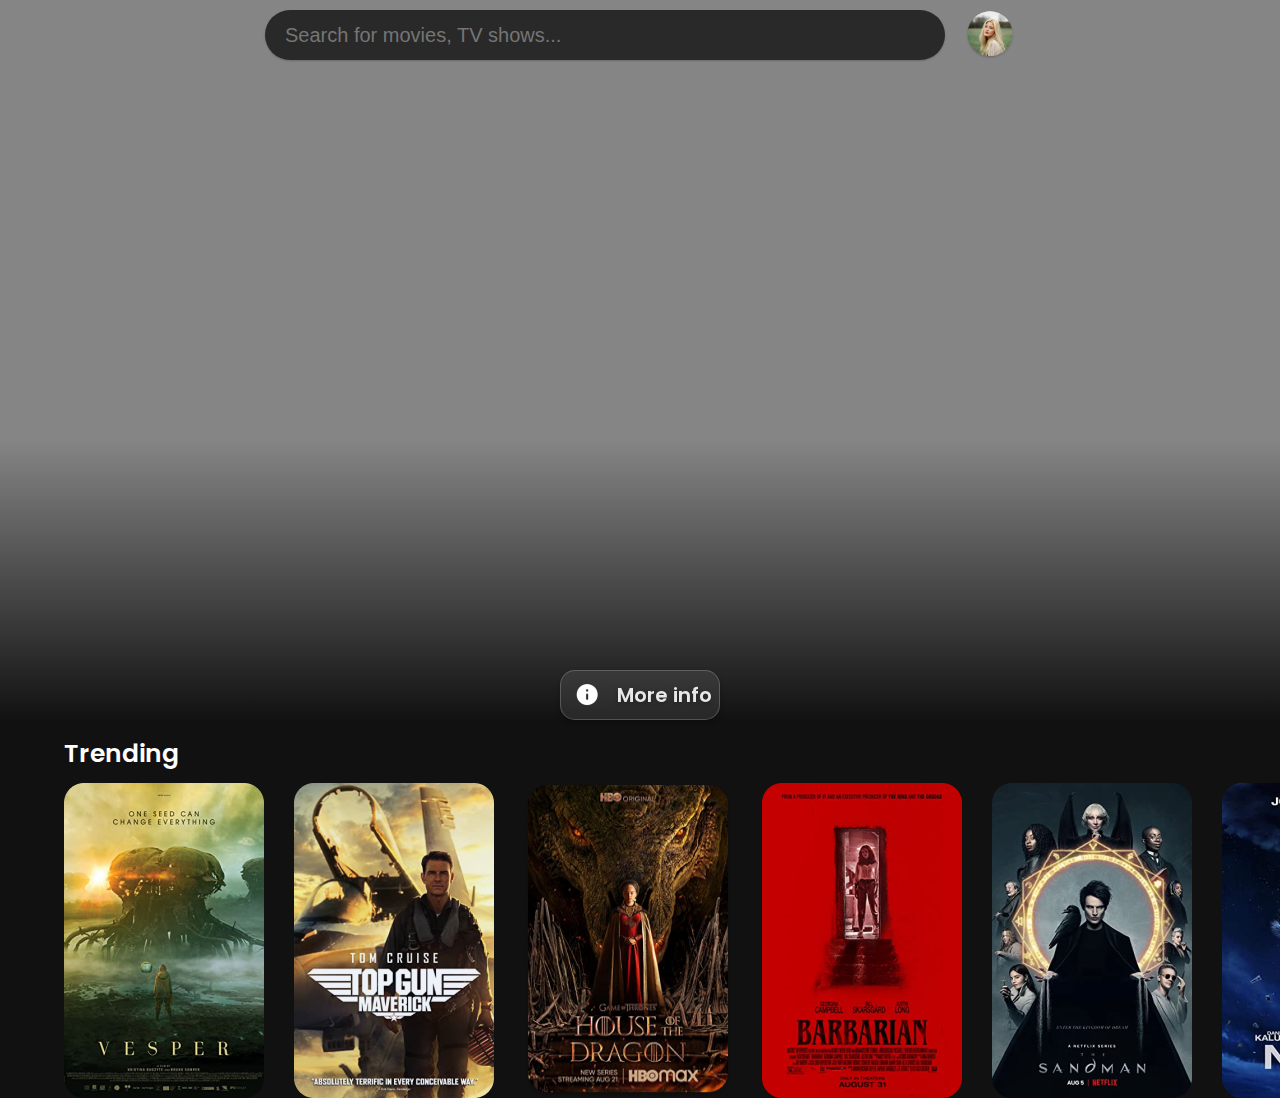
<file: homepage/index.html>
<!DOCTYPE html>
<html lang="en">
  <head>
    <meta charset="UTF-8" />
    <meta name="viewport" content="width=device-width, initial-scale=1.0" />
    <title>HomePage</title>
    <link rel="preconnect" href="https://fonts.googleapis.com" />
    <link rel="preconnect" href="https://fonts.gstatic.com" crossorigin />
    <link
      href="https://fonts.googleapis.com/css2?family=Poppins:wght@500;600&family=Roboto:wght@300;400;500;700&display=swap"
      rel="stylesheet"
    />
    <link rel="stylesheet" href="style.css" />
  </head>

  <body style="background-color: #111">
    <div
      class=""
      style="
        width: 100%;
        background: linear-gradient(
            180deg,
            rgba(0, 0, 0, 0.37) 60.89%,
            #111 100.15%
          ),
          url(https://khenphim.com/wp-content/uploads/2022/02/MOONFALL-4-banner.jpg),
          lightgray 0px -27.139px / 100% 99.272%;
        max-height: 80vh;
        height: 80vh;
        background-repeat: no-repeat;
        background-size: 100% 80vh;
        display: flex;
        flex-direction: column;
        justify-content: space-between;
        align-items: center;
      "
    >
      <div
        class=""
        style="
          display: flex;
          width: 100%;
          height: max-content;
          justify-content: center;
          align-items: center;
          margin-top: 10px;
        "
      >
        <input
          type="text"
          style="
            border-radius: 30px;
            background: #292929;
            box-shadow: 0px 1px 2px 0px rgba(0, 0, 0, 0.2);
            width: 50%;
            height: 50px;
            padding: 0 20px 0 20px;
            color: white;
            font-size: 20px;
          "
          placeholder="Search for movies, TV shows..."
        />
        <img
          id="avatar"
          src="avatar.png"
          alt=""
          style="
            width: 50px;
            height: 50px;
            border-radius: 100%;
            margin-left: 20px;
          "
        />
      </div>

      <div
        class=""
        style="
          display: flex;
          flex-direction: column;
          justify-content: center;
          align-items: start;
          width: 90%;
        "
      >
        </div>
        <div class="" style="display: flex; margin-top: 10px;">
          <button
            style="
              border-radius: 15px;
              border: 1px solid rgba(255, 255, 255, 0.2);
              background: rgba(232, 232, 232, 0.1);
              backdrop-filter: blur(2.5px);
              width: 160px;
              height: 50px;
              color: #E8E8E8;
              text-shadow: 0px 2px 4px rgba(0, 0, 0, 0.25);
              font-family: Poppins;
              font-size: 20px;
              font-style: normal;
              font-weight: 600;
              line-height: normal;
              display: flex;
              justify-content: center;
              align-items: center;
              box-shadow: 0px 2px 4px 0px rgba(0, 0, 0, 0.25);
            "
          >
            <img
              src="Info.png"
              alt=""
              style="margin-right: 10px"
            />
            More info
          </button>
        </div>
        </div>
          </div>
        </div>
      </div>
    </div>
    <div
      class=""
      style="
        display: flex;
        flex-direction: column;
        width: 90%;
        height: max-content;
        justify-content: start;
        align-items: start;
        margin: auto;
      "
    >
      <div
        class=""
        style="
          color: #fff;
          text-align: center;
          font-family: Poppins;
          font-size: 25px;
          font-style: normal;
          font-weight: 600;
          line-height: normal;
          margin-top: 15px;
        "
      >
          Trending
      </div>
      <div
        class=""
        style="
          display: flex;
          flex-direction: row;
          width: 100%;
          height: 315px;
          flex-shrink: 0;
          margin-top: 10px;
          margin-right: 35px;
        "
      >
        <img src="Rectangle 17.png" alt="" class="pic"/>
        <img src="Rectangle 18.png" alt="" class="pic" />
        <img src="Rectangle 17 (1).png" alt=""  class="pic"/>
        <img src="Rectangle 18 (1).png" alt="" class="pic" />
        <img src="Rectangle 20.png" alt="" class="pic"/>
        <img src="Rectangle 21.png" alt="" class="pic" />
      </div>
    </div>
  </body>
</html>
</file>
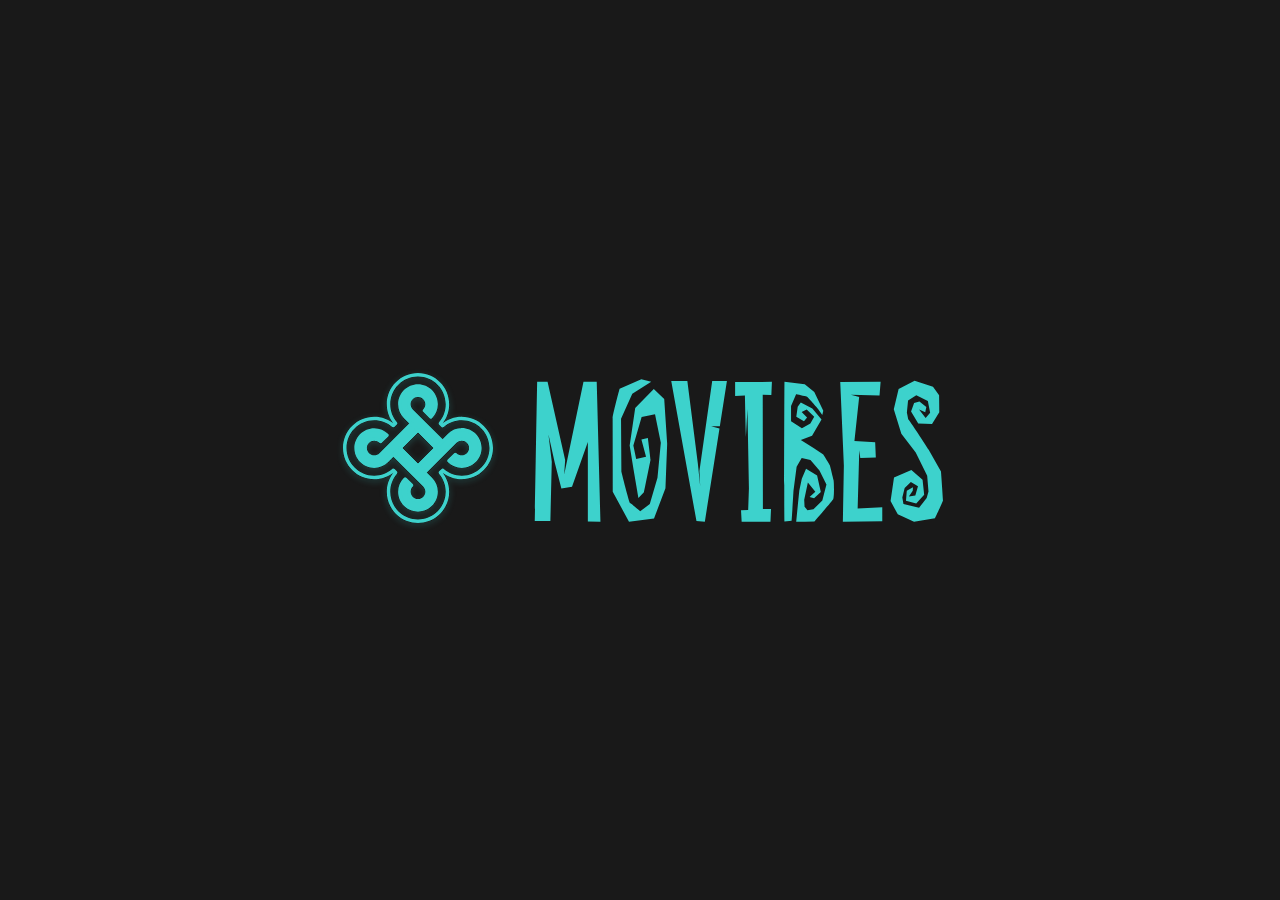
<file: loading/index.html>
<!DOCTYPE html>
<html lang="en">
  <head>
    <meta charset="UTF-8" />
    <meta name="viewport" content="width=device-width, initial-scale=1.0" />
    <title>Loading website</title>
    <link rel="preconnect" href="https://fonts.googleapis.com" />
    <link rel="preconnect" href="https://fonts.gstatic.com" crossorigin />
    <link
      href="https://fonts.googleapis.com/css2?family=Poppins:wght@500;600&family=Roboto:wght@300;400;500;700&display=swap"
      rel="stylesheet"
    />
    <link rel="stylesheet" href="style.css" />
  </head>

  <body style="background-color: #191919">
    <div
      class=""
      style="
        width: 100vw;
        height: 100vh;
        display: flex;
        justify-content: center;
        align-items: center;
      "
    >
      <svg
        xmlns="http://www.w3.org/2000/svg"
        width="162"
        height="162"
        viewBox="0 0 162 162"
        fill="none"
      >
        <g filter="url(#filter0_d_12_103)">
          <path
            d="M87.4007 41.6259C89.1096 39.917 90.0556 37.6436 90.0556 35.2176C90.0556 30.213 85.9817 26.1544 80.9924 26.1544C76.0031 26.1544 71.9293 30.2283 71.9293 35.2176C71.9293 37.6436 72.8752 39.917 74.5841 41.6259L105.527 72.5841L99.1188 78.9924L68.1758 48.0342C64.8954 44.7537 62.8661 40.2069 62.8661 35.2023C62.8661 25.1932 70.9833 17.076 80.9924 17.076C91.0016 17.076 99.1188 25.1932 99.1188 35.2023C99.1188 40.2069 97.0895 44.7385 93.809 48.0189L87.4007 41.6259Z"
            fill="#3DD2CC"
          />
          <path
            d="M87.4006 41.6259L88.6365 42.8618C90.6811 40.8325 91.8101 38.0861 91.8101 35.2023C91.8101 29.2365 86.9581 24.3845 80.9923 24.3845C75.0265 24.3845 70.1898 29.2365 70.1745 35.2023C70.1745 38.0861 71.3036 40.8172 73.3481 42.8618L103.055 72.5841L99.1339 76.5054L69.4116 46.7983C66.4363 43.823 64.6206 39.7339 64.6206 35.2176C64.6206 34.7599 64.4375 34.3021 64.1019 33.9817C63.7662 33.6613 63.3237 33.4629 62.866 33.4629C62.4082 33.4629 61.9505 33.646 61.6301 33.9817C61.3097 34.3174 61.1113 34.7599 61.1113 35.2176C61.1113 35.6753 61.2944 36.1331 61.6301 36.4535C61.9658 36.7739 62.4082 36.9722 62.866 36.9722C63.3237 36.9722 63.7814 36.7892 64.1019 36.4535C64.4223 36.1178 64.6206 35.6753 64.6206 35.2176C64.6359 26.1697 71.9597 18.8612 80.9923 18.8459C90.0402 18.8612 97.3487 26.1849 97.364 35.2176C97.364 39.7492 95.5331 43.823 92.573 46.7983L93.8089 48.0342L95.0448 46.7983L88.6365 40.39L87.4006 41.6259L88.6365 42.8618L87.4006 41.6259L86.1647 42.8618L92.573 49.2701C92.8934 49.5905 93.3512 49.7888 93.8089 49.7888C94.2667 49.7888 94.7244 49.6058 95.0448 49.2701C98.6457 45.6692 100.873 40.6952 100.873 35.2023C100.873 24.2167 91.978 15.3214 80.9923 15.3214C70.0067 15.3214 61.1113 24.2167 61.1113 35.2023C61.1113 35.6601 61.2944 36.1178 61.6301 36.4382C61.9658 36.7586 62.4082 36.957 62.866 36.957C63.3237 36.957 63.7814 36.7739 64.1019 36.4382C64.4223 36.1026 64.6206 35.6601 64.6206 35.2023C64.6206 34.7446 64.4375 34.2869 64.1019 33.9664C63.7662 33.646 63.3237 33.4477 62.866 33.4477C62.4082 33.4477 61.9505 33.6308 61.6301 33.9664C61.3097 34.3021 61.1113 34.7446 61.1113 35.2023C61.1113 40.6799 63.339 45.6692 66.9398 49.2701L97.898 80.213C98.5846 80.8996 99.6984 80.8996 100.385 80.213L106.793 73.8047C107.114 73.4843 107.312 73.0266 107.312 72.5688C107.312 72.1111 107.129 71.6534 106.793 71.3329L75.8199 40.39C74.4314 39.0015 73.6838 37.1859 73.6685 35.2176C73.6685 31.1895 76.949 27.9091 80.9771 27.9091C85.0051 27.9091 88.2856 31.1895 88.2856 35.2176C88.2856 37.1859 87.5379 39.0015 86.1495 40.39C85.8138 40.7257 85.6307 41.1682 85.6307 41.6259C85.6307 42.0989 85.8138 42.5414 86.1495 42.8618L87.4006 41.6259Z"
            fill="#3DD2CC"
          />
          <path
            d="M118.344 85.4007C120.052 87.1095 122.326 88.0555 124.752 88.0555C129.741 88.0555 133.815 83.9817 133.815 78.9924C133.815 73.9878 129.756 69.9292 124.767 69.9292C122.341 69.9292 120.068 70.8752 118.359 72.5841L87.4007 103.527L80.9924 97.1187L111.951 66.1758C115.231 62.8953 119.763 60.866 124.767 60.866C134.776 60.866 142.894 68.9832 142.894 79.0076C142.894 89.032 134.776 97.134 124.767 97.134C119.763 97.134 115.231 95.1047 111.951 91.8242L118.344 85.4007Z"
            fill="#3DD2CC"
          />
          <path
            d="M118.344 85.4006L117.108 86.6365C119.137 88.6811 121.883 89.8102 124.767 89.8102C130.733 89.8102 135.585 84.9582 135.585 78.9923C135.585 73.0265 130.748 68.1745 124.782 68.1745C124.309 68.1745 123.867 68.3576 123.546 68.6933C123.211 69.029 123.028 69.4714 123.028 69.9292H124.782V68.1745C121.899 68.1745 119.167 69.3036 117.123 71.3329L87.4006 101.055L83.4794 97.1339L113.186 67.4116C116.162 64.4516 120.236 62.6207 124.767 62.6207C125.576 62.6207 126.293 62.0561 126.476 61.2627C126.659 60.4693 126.278 59.6454 125.545 59.2945L124.767 60.866V62.6207C133.815 62.6359 141.124 69.9597 141.139 79.0076C141.124 88.0555 133.8 95.364 124.767 95.3793C120.236 95.3793 116.162 93.5483 113.186 90.5883L111.951 91.8242L113.186 93.0601L119.595 86.6518L118.344 85.4006L117.108 86.6365L118.344 85.4006L117.108 84.1648L110.699 90.5731C110.013 91.2597 110.013 92.3735 110.699 93.0601C114.285 96.6609 119.274 98.8886 124.767 98.8886C135.753 98.8886 144.648 89.9933 144.648 79.0076C144.648 68.0219 135.753 59.1114 124.767 59.1114C123.958 59.1114 123.241 59.6759 123.058 60.4693C122.875 61.2627 123.257 62.0866 123.989 62.4376L124.767 60.866V59.1114C119.274 59.1114 114.3 61.339 110.699 64.9399L79.7564 95.8828C79.436 96.2032 79.2377 96.6609 79.2377 97.1187C79.2377 97.5764 79.4208 98.0342 79.7564 98.3546L86.1647 104.763C86.8513 105.449 87.9652 105.449 88.6518 104.763L119.595 73.8199C120.998 72.4315 122.799 71.6838 124.767 71.6838C125.225 71.6838 125.683 71.5007 126.003 71.1651C126.323 70.8294 126.522 70.3869 126.522 69.9292H124.767V71.6838C128.795 71.6838 132.076 74.9643 132.06 78.9923C132.06 83.0204 128.78 86.3009 124.752 86.3009C122.784 86.3009 120.968 85.5532 119.579 84.1648C119.244 83.8291 118.801 83.646 118.344 83.646C117.871 83.646 117.428 83.8291 117.108 84.1648L118.344 85.4006Z"
            fill="#3DD2CC"
          />
          <path
            d="M43.6258 72.5841C41.9017 70.8752 39.6435 69.9292 37.2175 69.9292C32.2129 69.9292 28.1544 74.003 28.1544 78.9924C28.1544 83.9969 32.2129 88.0555 37.2175 88.0708C39.6435 88.0708 41.9169 87.1248 43.6258 85.4159L74.584 54.4577L80.9923 60.866L50.0341 91.809C46.7537 95.0894 42.2068 97.1187 37.2023 97.1187C27.1779 97.1187 19.0759 89.0015 19.0759 78.9771C19.0759 68.968 27.1931 60.8508 37.2023 60.8508C42.2068 60.8508 46.7384 62.8801 50.0189 66.1605L43.6258 72.5841Z"
            fill="#3DD2CC"
          />
          <path
            d="M43.6259 72.5841L44.8618 71.3482C42.8325 69.3036 40.0861 68.1746 37.2023 68.1746C31.2365 68.1746 26.3845 73.0266 26.3845 78.9924C26.3845 84.9582 31.2213 89.8102 37.2023 89.8255C37.6753 89.8255 38.1178 89.6424 38.4382 89.3067C38.7739 88.971 38.957 88.5285 38.957 88.0708H37.2023V89.8255C40.0861 89.8255 42.8172 88.6964 44.8618 86.6518L74.5841 56.9295L78.5054 60.8508L48.7983 90.5731C45.823 93.5331 41.7339 95.3641 37.2176 95.3793C36.4394 95.3793 35.7681 95.8828 35.5392 96.6152C35.3104 97.3476 35.6003 98.1563 36.2411 98.5835L37.2176 97.134V95.3793C28.1697 95.3488 20.8612 88.0403 20.8459 78.9924C20.8612 69.9445 28.1697 62.636 37.2176 62.6207C41.7492 62.6207 45.823 64.4516 48.7983 67.4117L50.0342 66.1758L48.7983 64.9399L42.39 71.3482L43.6259 72.5841L44.8618 71.3482L43.6259 72.5841L44.8618 73.82L51.2701 67.4117C51.6058 67.076 51.7889 66.6335 51.7889 66.1758C51.7889 65.7028 51.6058 65.2603 51.2701 64.9399C47.6692 61.3543 42.6952 59.1114 37.2023 59.1266C26.2167 59.1266 17.3214 68.022 17.3214 79.0076C17.3214 89.9933 26.2167 98.9039 37.2023 98.9039C37.9805 98.9039 38.6518 98.4004 38.8807 97.668C39.1096 96.9356 38.8197 96.127 38.1788 95.6997L37.2023 97.1492V98.9039C42.6799 98.9039 47.6692 96.6762 51.2701 93.0754L82.2283 62.1325C82.9149 61.4458 82.9149 60.332 82.2283 59.6454L75.82 53.2371C75.1334 52.5505 74.0195 52.5505 73.3329 53.2371L42.39 84.1648C40.9863 85.5533 39.1859 86.3009 37.2176 86.3162C36.7599 86.3162 36.3021 86.4993 35.9817 86.8349C35.6613 87.1706 35.4629 87.6131 35.4629 88.0708H37.2176V86.3162C33.1895 86.3162 29.9091 83.0357 29.9091 78.9924C29.9091 74.9643 33.1895 71.6991 37.2176 71.6839C39.1859 71.6839 40.9863 72.4315 42.39 73.82C43.0766 74.5066 44.1904 74.5066 44.877 73.82L43.6259 72.5841Z"
            fill="#3DD2CC"
          />
          <path
            d="M124.767 49.5294H123.013H124.767V47.7748C117.245 47.7748 110.12 50.4449 104.474 55.2969L105.619 56.6244L106.854 55.3885L104.612 53.1456L103.376 54.3814L104.703 55.5258C109.555 49.8804 112.21 42.7397 112.21 35.2176C112.21 18.0067 98.2185 4 80.9924 4C63.7663 4 49.7748 18.0067 49.7748 35.2176C49.7748 42.7397 52.4602 49.8651 57.2969 55.5105L58.6244 54.3662L57.3885 53.1303L55.1456 55.3732L56.3814 56.6091L57.5258 55.2817C51.8804 50.4297 44.7244 47.7748 37.2023 47.7748C20.0067 47.7748 6 61.7815 6 78.9924C6 96.2185 20.0067 110.21 37.2176 110.225C37.6753 110.225 38.133 110.042 38.4535 109.706C38.7739 109.371 38.9722 108.928 38.9722 108.471H37.2176V110.225C44.7397 110.225 51.8651 107.555 57.5105 102.703L56.3662 101.376L55.1303 102.612L57.3732 104.854L58.6091 103.619L57.2817 102.474C52.4297 108.12 49.7748 115.276 49.7748 122.782C49.7748 139.993 63.7815 154 80.9924 154C98.2185 154 112.21 139.993 112.21 122.782C112.21 122.325 112.027 121.867 111.691 121.547C111.356 121.226 110.913 121.028 110.455 121.028V122.782H112.21C112.21 115.26 109.54 108.135 104.688 102.489L103.36 103.634L104.596 104.87L106.839 102.627L105.603 101.391L104.459 102.718C110.104 107.586 117.26 110.225 124.782 110.225C141.993 110.225 156 96.2185 156 79.0076C156 61.7815 141.993 47.7901 124.782 47.7748C124.325 47.7748 123.867 47.9579 123.547 48.2936C123.226 48.6292 123.028 49.0717 123.028 49.5294H124.767V51.2841C140.04 51.3146 152.445 63.7193 152.475 78.9924C152.445 94.2655 140.04 106.67 124.767 106.701C118.069 106.701 111.767 104.351 106.732 100.033C106.031 99.4379 104.993 99.4684 104.352 100.125L102.109 102.367C101.468 103.008 101.423 104.061 102.018 104.748C106.336 109.783 108.701 116.069 108.701 122.752C108.701 123.21 108.884 123.667 109.219 123.988C109.555 124.308 109.998 124.507 110.455 124.507V122.752H108.701C108.67 138.04 96.2655 150.445 80.9924 150.475C65.7193 150.445 53.2994 138.04 53.2841 122.767C53.2841 116.069 55.6338 109.767 59.9518 104.732C60.5468 104.031 60.5163 102.993 59.8602 102.352L57.6173 100.109C56.9765 99.4684 55.9237 99.4226 55.2371 100.018C50.202 104.336 43.9158 106.701 37.2328 106.701C36.7751 106.701 36.3174 106.884 35.997 107.219C35.6765 107.555 35.4782 107.998 35.4782 108.455H37.2328V106.701C21.9445 106.67 9.53982 94.2655 9.50931 78.9924C9.53982 63.7193 21.9445 51.3146 37.2176 51.2841C43.9158 51.2841 50.2173 53.6338 55.2524 57.9518C55.9542 58.5468 56.9918 58.5011 57.6326 57.8602L59.8755 55.6173C60.5163 54.9765 60.5621 53.9237 59.967 53.2371C55.6491 48.2173 53.2841 41.9158 53.2841 35.2328C53.3146 19.9445 65.7193 7.53982 80.9924 7.50931C96.2655 7.53982 108.67 19.9445 108.701 35.2176C108.701 41.9158 106.351 48.2325 102.048 53.2524C101.453 53.9542 101.484 54.9918 102.14 55.6326L104.383 57.8755C105.023 58.5163 106.076 58.5621 106.763 57.967C111.798 53.6491 118.084 51.2841 124.767 51.2841C125.225 51.2841 125.683 51.101 126.003 50.7653C126.323 50.4297 126.522 49.9872 126.522 49.5294H124.767V51.2841V49.5294Z"
            fill="#3DD2CC"
          />
          <path
            d="M74.5841 116.344C72.8752 118.052 71.9292 120.326 71.9292 122.752C71.9292 127.741 76.0031 131.815 80.9924 131.815C85.9817 131.815 90.0556 127.756 90.0556 122.752C90.0556 120.326 89.1096 118.052 87.4007 116.344L56.4425 85.4007L62.8508 78.9924L93.809 109.951C97.0894 113.231 99.1187 117.763 99.1187 122.767C99.1187 132.776 91.0016 140.894 80.9924 140.894C70.968 140.894 62.8661 132.776 62.8661 122.767C62.8661 117.763 64.8954 113.231 68.1758 109.951L74.5841 116.344Z"
            fill="#3DD2CC"
          />
          <path
            d="M74.5841 116.344L73.3482 115.108C71.3189 117.137 70.1746 119.883 70.1898 122.752C70.1898 128.718 75.0418 133.57 81.0076 133.57C86.9735 133.57 91.8255 128.733 91.8255 122.752C91.8255 122.279 91.6424 121.836 91.3067 121.516C90.971 121.18 90.5285 120.997 90.0708 120.997V122.752H91.8255C91.8255 119.868 90.6964 117.137 88.6671 115.092L58.9295 85.4007L62.8508 81.4642L92.5578 111.186C95.5331 114.162 97.3641 118.236 97.3641 122.767C97.3641 123.591 97.9286 124.293 98.722 124.476C99.5154 124.659 100.339 124.262 100.69 123.53L99.1035 122.767H97.3488C97.3335 131.815 90.0098 139.124 80.9771 139.139C71.9292 139.124 64.6207 131.8 64.6054 122.767C64.6054 118.236 66.4364 114.162 69.3964 111.186L68.1605 109.951L66.9246 111.186L73.3329 117.595L74.5841 116.344L73.3482 115.108L74.5841 116.344L75.82 115.108L69.4117 108.699C68.7251 108.013 67.6112 108.013 66.9246 108.699C63.3238 112.285 61.0961 117.274 61.0961 122.767C61.0961 133.753 69.9915 142.648 80.9771 142.648C91.9628 142.648 100.858 133.753 100.858 122.767C100.858 121.943 100.294 121.241 99.5002 121.058C98.7068 120.875 97.8828 121.272 97.5319 122.004L99.1187 122.767H100.873C100.873 117.274 98.6457 112.3 95.0449 108.699L64.1019 77.7412C63.7663 77.4056 63.3238 77.2225 62.866 77.2225C62.3931 77.2225 61.9506 77.4056 61.6302 77.7412L55.2219 84.1495C54.5353 84.8361 54.5353 85.95 55.2219 86.6366L86.1648 117.595C87.5533 118.998 88.3009 120.814 88.3162 122.767C88.3162 123.225 88.4993 123.683 88.8349 124.003C89.1706 124.323 89.6131 124.522 90.0708 124.522V122.767H88.3162C88.3162 126.795 85.0357 130.06 81.0076 130.076C76.9796 130.076 73.6991 126.795 73.6991 122.767C73.6991 120.799 74.4468 118.983 75.8352 117.595C76.5218 116.908 76.5218 115.794 75.8352 115.108L74.5841 116.344Z"
            fill="#3DD2CC"
          />
          <path
            d="M80.9771 97.1187L82.213 95.8828L65.3226 78.9924L80.9771 63.3531L96.6317 78.9924L79.7413 95.8828L80.9771 97.1187L82.213 95.8828L80.9771 97.1187L82.213 98.3546L100.339 80.2283C100.66 79.9079 100.858 79.4501 100.858 78.9924C100.858 78.5346 100.675 78.0769 100.339 77.7565L82.213 59.6149C81.5264 58.9283 80.4126 58.9283 79.726 59.6149L61.5997 77.7412C60.9131 78.4278 60.9131 79.5417 61.5997 80.2283L79.7413 98.3699C80.0617 98.6903 80.5194 98.8886 80.9771 98.8886C81.4349 98.8886 81.8926 98.7055 82.213 98.3699L80.9771 97.1187Z"
            fill="#3DD2CC"
          />
        </g>
        <defs>
          <filter
            id="filter0_d_12_103"
            x="0"
            y="0"
            width="162"
            height="162"
            filterUnits="userSpaceOnUse"
            color-interpolation-filters="sRGB"
          >
            <feFlood flood-opacity="0" result="BackgroundImageFix" />
            <feColorMatrix
              in="SourceAlpha"
              type="matrix"
              values="0 0 0 0 0 0 0 0 0 0 0 0 0 0 0 0 0 0 127 0"
              result="hardAlpha"
            />
            <feOffset dy="2" />
            <feGaussianBlur stdDeviation="3" />
            <feComposite in2="hardAlpha" operator="out" />
            <feColorMatrix
              type="matrix"
              values="0 0 0 0 0.239216 0 0 0 0 0.823529 0 0 0 0 0.8 0 0 0 0.2 0"
            />
            <feBlend
              mode="normal"
              in2="BackgroundImageFix"
              result="effect1_dropShadow_12_103"
            />
            <feBlend
              mode="normal"
              in="SourceGraphic"
              in2="effect1_dropShadow_12_103"
              result="shape"
            />
          </filter>
        </defs>
      </svg>
      <div class="" style="width: 35px;"></div>
      <svg
        xmlns="http://www.w3.org/2000/svg"
        width="409"
        height="143"
        viewBox="0 0 409 143"
        fill="none"
      >
        <path
          d="M66.4339 142.736L53.8408 142.57V62.9843L38.0246 107.823L27.3722 109.583L20.756 83.6409L14.4613 55.4587L17.7811 82.6461L16.371 142.096L0.794861 141.9C0.794861 139.225 3.15792 2.75399 3.15792 2.75399H13.5587L31.1568 80.8807L30.2 95.416L49.4829 2.75399H62.7193L66.4339 142.736ZM130.22 19.9801L133.168 64.7884L131.455 109.212L120.017 139.496L94.9852 142.735L78.7389 112.734L78.642 39.3857C78.1307 37.4755 85.6225 9.79566 85.6225 9.79566L107.327 0.1875L117.224 2.70869L98.3045 14.8649L87.036 39.8462L87.3886 92.8532C87.3886 92.8532 95.1979 123.917 95.9923 123.917C96.7867 123.917 106.223 132.327 106.223 132.327L115.798 124.879L123.48 98.7762L126.827 63.7069L121.016 35.3623L107.636 37.9256L99.3619 66.4347L102.178 80.0434L112.037 77.6414L107.416 60.5078L113.885 59.0665C113.885 59.0665 116.526 79.9625 116.526 80.6845C116.526 81.2073 109.926 113.351 109.926 113.351L104.379 118.878L99.6261 91.0146L95.6633 66.4365L101.21 29.0407L119.765 9.88209L130.22 19.9801ZM192.925 2.10552L185.837 47.2528H177.071L185.499 49.3935L170.838 142.732L162.455 142.102L137.242 2.10382H153.352L163.846 84.5876L166.174 106.94L165.422 91.9626L178.202 2.10331H192.926L192.925 2.10552ZM228.91 130.045L237.029 130.083L236.464 142.735L207.652 142.685L207.005 131.367L214.164 130.891L214.911 109.429L213.459 30.1491L211.894 58.0786C211.464 43.5087 211.13 27.0826 210.914 16.5413L201.117 16.9487V3.07826L237.917 2.8207L237.352 15.907L228.733 15.7995L228.91 130.045ZM299.521 101.086C300.082 103.008 300.307 118.381 299.18 120.299C298.057 122.221 280.435 142.501 280.435 142.501L270.933 142.693L262.202 142.728L264.03 123.904L265.313 111.394L267.8 99.7255L272.057 89.7869L283.108 96.478L286.811 113.092L280.063 119.276L275.562 118.073L281.326 112.727L273.873 103.48L270.216 120.775L270.569 127.743L273.451 131.144L279.452 130.344L288.31 121.578L292.436 105.406L285.452 91.4354L276.453 81.0276L267.687 78.9867L262.625 87.7841L259.487 111.759C259.487 111.759 257.775 141.832 257.612 141.563V141.848L250.489 142.524C249.927 142.186 250.489 2.86675 250.489 2.86675L270.734 5.265L280.294 12.9513L289.292 31.6873L288.301 36.0917L283.858 29.7657C283.858 29.7657 273.732 17.9128 272.608 17.5939C271.485 17.275 262.111 15.3533 262.111 15.3533L257.048 26.8828V42.2559L267.921 49.3005L276.37 44.4963L280.201 37.7897L272.701 30.5837L267.639 33.0664L273.077 38.5125L269.982 42.2752L262.297 37.7749L263.703 27.7055L266.798 23.3817L278.326 29.5422L287.515 40.5107L278.047 56.6675L266.798 60.9913L279.17 68.6776L289.296 75.4033C289.296 75.4033 295.25 84.869 295.811 86.3105C296.373 87.752 298.96 99.1622 299.522 101.084L299.521 101.086ZM323.658 129.58L348.28 128.32V142.305L308.845 142.735L309.857 86.74L306.231 2.94761L346.617 2.86691L345.529 16.5413L316.964 15.8228L325.168 18.0403L320.435 61.8799L341.179 63.1597L341.822 78.5323L326.284 79.0627L325.277 71.2455L323.658 129.58ZM393.845 21.9556L382.297 16.1379L374.065 21.4457L372.888 33.3828L374.205 40.1661C377.908 44.5242 394.402 70.3579 394.402 70.3579L406.992 92.5454C406.992 92.5454 409.068 119.883 408.998 121.205C408.929 122.527 400.964 139.172 400.964 139.172L380.016 142.742L363.766 135.34L356.564 122.069L360 98.4098L377.37 90.8999L388.565 100.689L390.18 115.685L382.212 124.516L371.97 121.768L372.776 111.68L378.989 108.236L378.745 111.841L374.871 117.526L381.31 116.588L383.963 107.322L376.847 103.009L370.661 108.897L368.336 118.525L369.44 124.889L385.078 128.774L392.667 118.947L394.479 112.475L393.19 96.8216L381.728 73.4468L367.349 54.7188L359.779 30.253L364.621 9.91453L380.6 1.85518L399 7.75053L405.113 16.1363L405.295 33.2117L398.032 44.9833L384.242 44.5528L377.06 32.5465L380.112 24.084L385.439 22.4007L392.338 28.0463L391.257 33.2117L385.075 30.4831L391.621 38.9075L396.134 33.7497L393.845 21.9556Z"
          fill="#3DD2CC"
        />
      </svg>
    </div>
  </body>
</html>
</file>
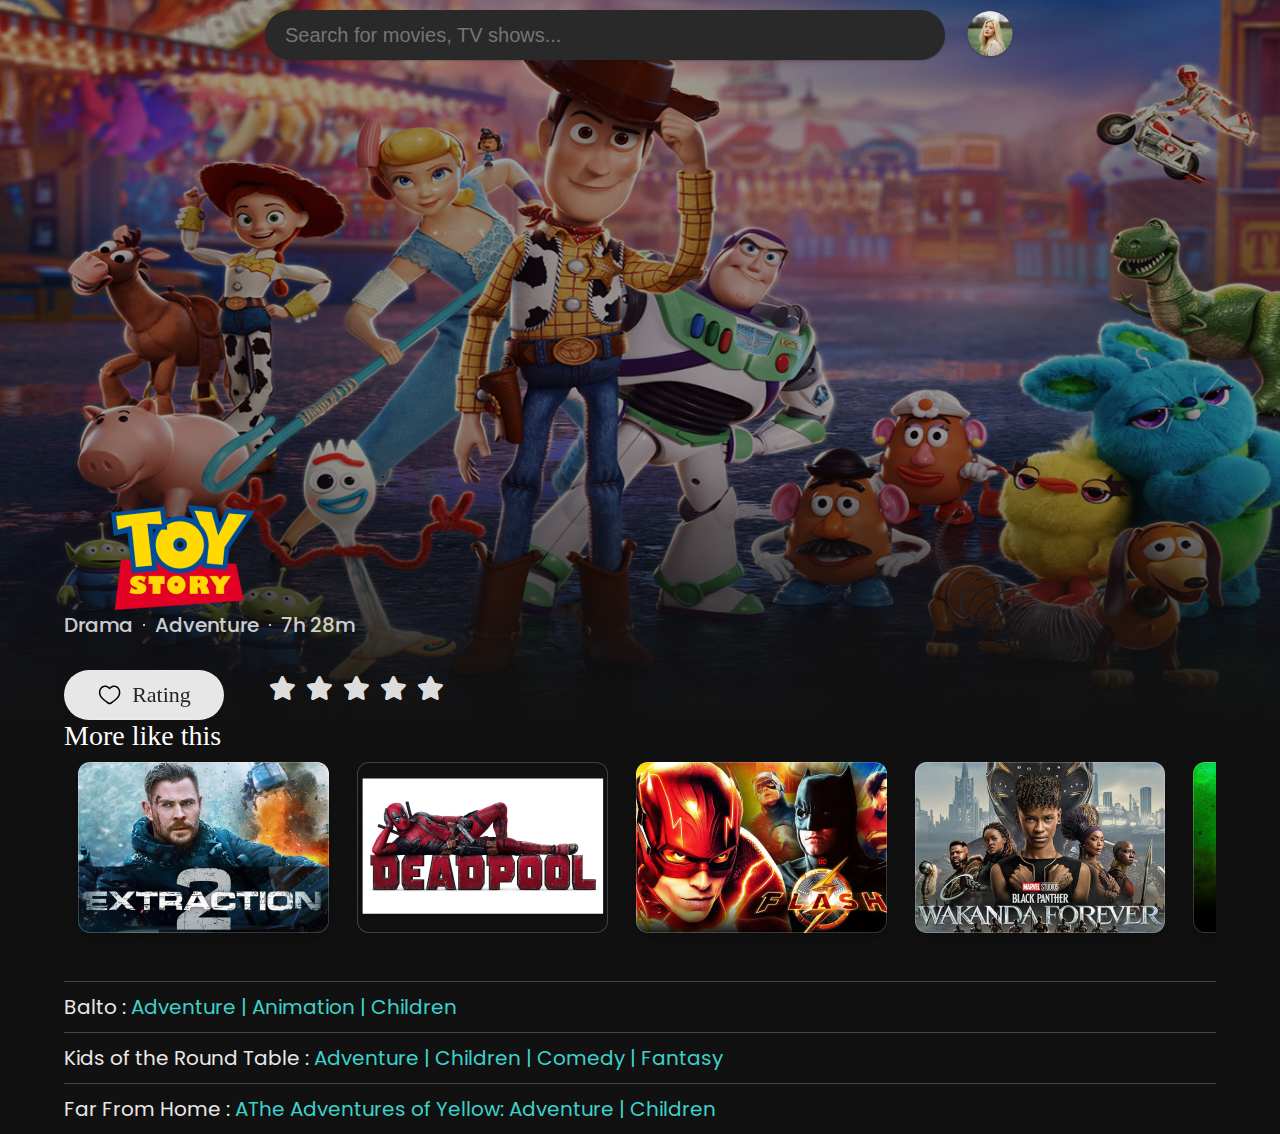
<file: ratingpage/index.html>
<!DOCTYPE html>
<html lang="en">
  <head>
    <meta charset="UTF-8" />
    <meta name="viewport" content="width=device-width, initial-scale=1.0" />
    <title>Rating Page</title>
    <link rel="preconnect" href="https://fonts.googleapis.com" />
    <link rel="preconnect" href="https://fonts.gstatic.com" crossorigin />
    <link rel="stylesheet" href="https://">
    <link rel="stylesheet" href="https://cdnjs.cloudflare.com/ajax/libs/font-awesome/6.2.1/css/all.min.css">
    <script src="script.js" defer></script>
    <link
      href="https://fonts.googleapis.com/css2?family=Poppins:wght@500;600&family=Roboto:wght@300;400;500;700&display=swap"
      rel="stylesheet"
    />
    <link rel="stylesheet" href="style.css" />
  </head>

  <body style="background-color: #111">
    <div
      class=""
      style="
        width: 100%;
        background: linear-gradient(
            180deg,
            rgba(0, 0, 0, 0.37) 60.89%,
            #111 100.15%
          ),
          url(toy-story-newsletter_1200x800_0000_button-01-1.jpg),
          lightgray 0px -27.139px / 100% 99.272%;
        max-height: 80vh;
        height: 80vh;
        background-repeat: no-repeat;
        background-size: 100% 80vh;
        display: flex;
        flex-direction: column;
        justify-content: space-between;
        align-items: center;
      "
    >
      <div
        class=""
        style="
          display: flex;
          width: 100%;
          height: max-content;
          justify-content: center;
          align-items: center;
          margin-top: 10px;
        "
      >
        <input
          type="text"
          style="
            border-radius: 30px;
            background: #292929;
            box-shadow: 0px 1px 2px 0px rgba(0, 0, 0, 0.2);
            width: 50%;
            height: 50px;
            padding: 0 20px 0 20px;
            color: white;
            font-size: 20px;
          "
          placeholder="Search for movies, TV shows..."
        />
        <img
          id="avatar"
          src="avatar.png"
          alt=""
          style="
            width: 50px;
            height: 50px;
            border-radius: 100%;
            margin-left: 20px;
          "
        />
      </div>

      <div
        class=""
        style="
          display: flex;
          flex-direction: column;
          justify-content: center;
          align-items: start;
          width: 90%;
        "
      >
        <img src="ToyStoryLogo.png" alt="" />
        <div
          class=""
          style="
            display: flex;
            color: rgba(255, 255, 255, 0.8);
            font-family: Poppins;
            font-size: 20px;
            font-style: normal;
            font-weight: 457;
            line-height: normal;
            justify-content: center;
            align-items: center;
          "
        >
          <div class="">Drama</div>
          <div
            class=""
            style="
              width: 2px;
              height: 2px;
              border-radius: 100%;
              background-color: white;
              margin: 0 10px 0 10px;
            "
          ></div>
          <div class="">Adventure</div>
          <div
            class=""
            style="
              width: 2px;
              height: 2px;
              border-radius: 100%;
              background-color: white;
              margin: 0 10px 0 10px;
            "
          ></div>
          <div class="">7h 28m</div>
        </div>
        <div class="" style="display: flex; margin-top: 30px">
          <button
            style="
              border-radius: 40px;
              border: 1px solid rgba(255, 255, 255, 0.2);
              background: rgba(255, 255, 255, 0.9);
              backdrop-filter: blur(20px);
              width: 160px;
              height: 50px;
              color: #262626;
              font-family: Inter;
              font-size: 22px;
              font-style: normal;
              font-weight: 400;
              line-height: normal;
              display: flex;
              justify-content: center;
              align-items: center;
            "
          >
            <img
              src="solar_heart-outline.svg"
              alt=""
              style="margin-right: 10px"
            />
            Rating
          </button>
          <div
            class=""
            style="
              display: flex;
              flex-direction: column;
              margin-left: 40px;
              justify-content: center;
              align-items: center;
            "
          >
            <div class="ratingStar">
              <fieldset class="rating">
                <input type="radio" id="star5" name="rating" value="5"/><label for="star5" class="full"></label>
                <input type="radio" id="star4.5" name="rating" value="4.5"/><label for="star4.5" class="half"></label>
                <input type="radio" id="star4" name="rating" value="4"/><label for="star4" class="full"></label>
                <input type="radio" id="star3.5" name="rating" value="3.5"/><label for="star3.5" class="half"></label>
                <input type="radio" id="star3" name="rating" value="3"/><label for="star3" class="full"></label>
                <input type="radio" id="star2.5" name="rating" value="2.5"/><label for="star2.5" class="half"></label>
                <input type="radio" id="star2" name="rating" value="2"/><label for="star2" class="full"></label>
                <input type="radio" id="star1.5" name="rating" value="1.5"/><label for="star1.5" class="half"></label>
                <input type="radio" id="star1" name="rating" value="1"/><label for="star1" class="full"></label>
                <input type="radio" id="star0.5" name="rating" value="0.5"/><label for="star0.5" class="half"></label>
                
              </fieldset>
            </div>
            <h2 id="ratingText"></h2>
            <!-- <div
              class=""
              style="
                color: #fff;
                font-family: Poppins;
                font-size: 20px;
                font-style: normal;
                font-weight: 400;
                line-height: normal;
                margin-top: 10px;
              "
            >
              3.0/ 10 votes
            </div> -->
          </div>
        </div>
      </div>
    </div>
    <div
      class=""
      style="
        display: flex;
        flex-direction: column;
        width: 90%;
        height: max-content;
        justify-content: start;
        align-items: start;
        margin: auto;
      "
    >
      <div
        class=""
        style="
          color: #fff;
          text-align: center;
          font-family: Inter;
          font-size: 28px;
          font-style: normal;
          font-weight: 500;
          line-height: normal;
        "
      >
        More like this
      </div>
      <div
        class=""
        style="
          display: flex;
          flex-direction: row;
          width: 100%;
          overflow-x: scroll;
        "
      >
        <img src="Rectangle 4.png" alt="" />
        <img src="Rectangle 40245.png" alt="" />
        <img src="Rectangle 40246.png" alt="" />
        <img src="Rectangle 40247.png" alt="" />
        <img src="Rectangle 40248.png" alt="" />
        <img src="Rectangle 4.png" alt="" />
        <img src="Rectangle 40245.png" alt="" />
      </div>
      <div
        class=""
        style="
          color: #e8e8e8;
          font-family: Poppins;
          font-size: 20px;
          font-style: normal;
          font-weight: 400;
          line-height: normal;
          display: flex;
          width: 100%;
          border-top: 1px solid rgba(232, 232, 232, 0.25);
          margin-top: 30px;
          padding: 10px 0 10px 0;
        "
      >
        Balto :
        <p
          style="
            color: #3dd2cc;
            font-family: Poppins;
            font-size: 20px;
            font-style: normal;
            font-weight: 400;
            line-height: normal;
            margin-left: 5px;
          "
        >
          Adventure | Animation | Children
        </p>
      </div>
      <div
        class=""
        style="
          color: #e8e8e8;
          font-family: Poppins;
          font-size: 20px;
          font-style: normal;
          font-weight: 400;
          line-height: normal;
          display: flex;
          border-top: 1px solid rgba(232, 232, 232, 0.25);
          width: 100%;
          padding: 10px 0 10px 0;
        "
      >
        Kids of the Round Table :
        <p
          style="
            color: #3dd2cc;
            font-family: Poppins;
            font-size: 20px;
            font-style: normal;
            font-weight: 400;
            line-height: normal;
            margin-left: 5px;
          "
        >
          Adventure | Children | Comedy | Fantasy
        </p>
      </div>
      <div
        class=""
        style="
          color: #e8e8e8;
          font-family: Poppins;
          font-size: 20px;
          font-style: normal;
          font-weight: 400;
          line-height: normal;
          display: flex;
          border-top: 1px solid rgba(232, 232, 232, 0.25);
          width: 100%;
          padding: 10px 0 10px 0;
        "
      >
        Far From Home :
        <p
          style="
            color: #3dd2cc;
            font-family: Poppins;
            font-size: 20px;
            font-style: normal;
            font-weight: 400;
            line-height: normal;
            margin-left: 5px;
          "
        >
          AThe Adventures of Yellow: Adventure | Children
        </p>
      </div>
    </div>
  </body>
</html>
</file>
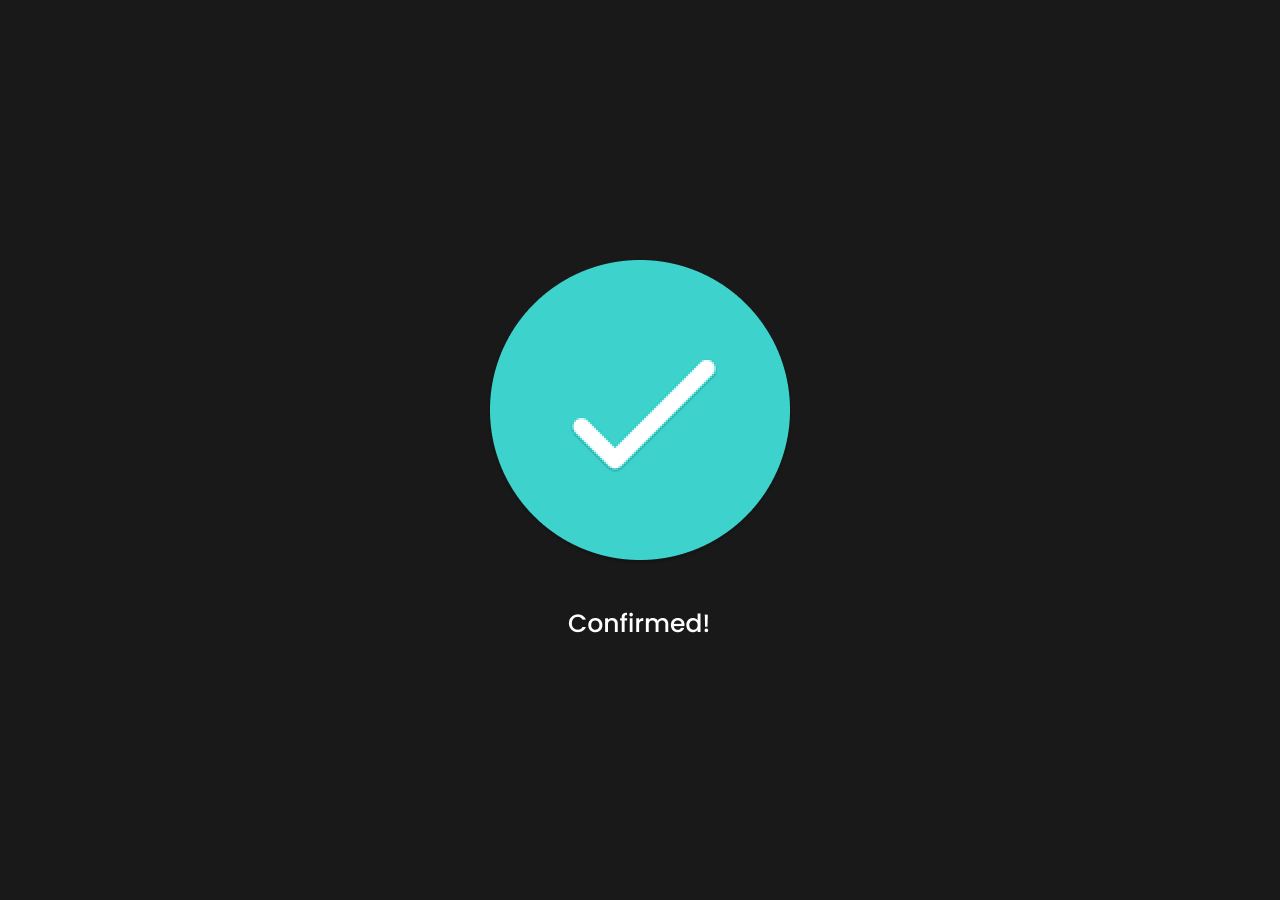
<file: Signup confirm/index.html>
<!DOCTYPE html>
<html lang="en">
  <head>
    <meta charset="UTF-8" />
    <meta name="viewport" content="width=device-width, initial-scale=1.0" />
    <title>Signup Confirm </title>
    <link rel="preconnect" href="https://fonts.googleapis.com" />
    <link rel="preconnect" href="https://fonts.gstatic.com" crossorigin />
    <link
      href="https://fonts.googleapis.com/css2?family=Poppins:wght@500;600&family=Roboto:wght@300;400;500;700&display=swap"
      rel="stylesheet"
    />
    <link rel="stylesheet" href="style.css" />
  </head>

  <body style="background-color: #191919">
    <div
      class=""
      style="
        width: 100vw;
        height: 100vh;
        display: flex;
        justify-content: center;
        align-items: center;
      "
    >
    <img src="Group 1000005234.png" alt="confirm" class="center">
    </div>
  </body>
</html>
</file>
<file: homepage/style.css>
* {
  padding: 0;
  margin: 0;
  border: none;
}
body {
  font-family: "Poppins", sans-serif;
}

#avatar:hover {
  cursor: pointer;
}
.pic{ 
  margin-right: 30px;
}
</file>
<file: loading/style.css>
* {
	padding: 0;
	margin: 0;
	border: none;
}
body {
	font-family: "Poppins", sans-serif;
}
</file>
<file: Signup confirm/style.css>
* {
	padding: 0;
	margin: 0;
	border: none;
}
body {
	font-family: "Poppins", sans-serif;
}
.center {
	display: block;
	margin-left: 50%;
	margin-right: 50%;
	width: 50%;
  }
</file>
<file: ratingpage/style.css>
@import url(https://cdnjs.cloudflare.com/ajax/libs/font-awesome/6.4.2/css/all.min.css);

* {
  padding: 0;
  margin: 0;
  border: none;
}
body {
  font-family: "Poppins", sans-serif;
}

#avatar:hover {
  cursor: pointer;
}
/* .ratingStar{
  width: fit-content;
  height: 40px;
  display: flex;
  position: relative;
  justify-content: center;
  align-items: center;

}
.ratingStar i{
  color: #e6e6e6;
  cursor: pointer;
  transition: color 0.2 ease;
}

.ratingStar i.active{
  color: #ff9c1a;
} */

.rating{
border: none;
  float: left;
}

.rating > input{
  display: none;
}

.rating > label:before{
  content: '\f005';
  font-family: FontAwesome;
  display: inline-block;
  cursor: pointer;
  margin: 5px;
  font-size: 1.5rem;

}

.rating > .half:before{
  content: '\f089';
  position: absolute;
  cursor: pointer;
}

.rating > label{
  color: #ddd;
  float: right;
  cursor: pointer;
}

.rating > input:checked ~ label,
.rating:not(:checked) > label:hover,
.rating:not(:checked) > label:hover ~ label{
  color: #f7cd14;
}

.rating > input:checked + label:hover,
.rating > input:checked ~ label:hover,
.rating > label:hover ~ input:checked ~ label,
.rating > input:checked ~ label:hover ~ label{
  color: #f7cd14;
}

#ratingText{
  width: fit-content;
  margin: auto;
  text-align: center;
  color: white;
  font-family: Poppins;
  font-size: 15px;
}
</file>
